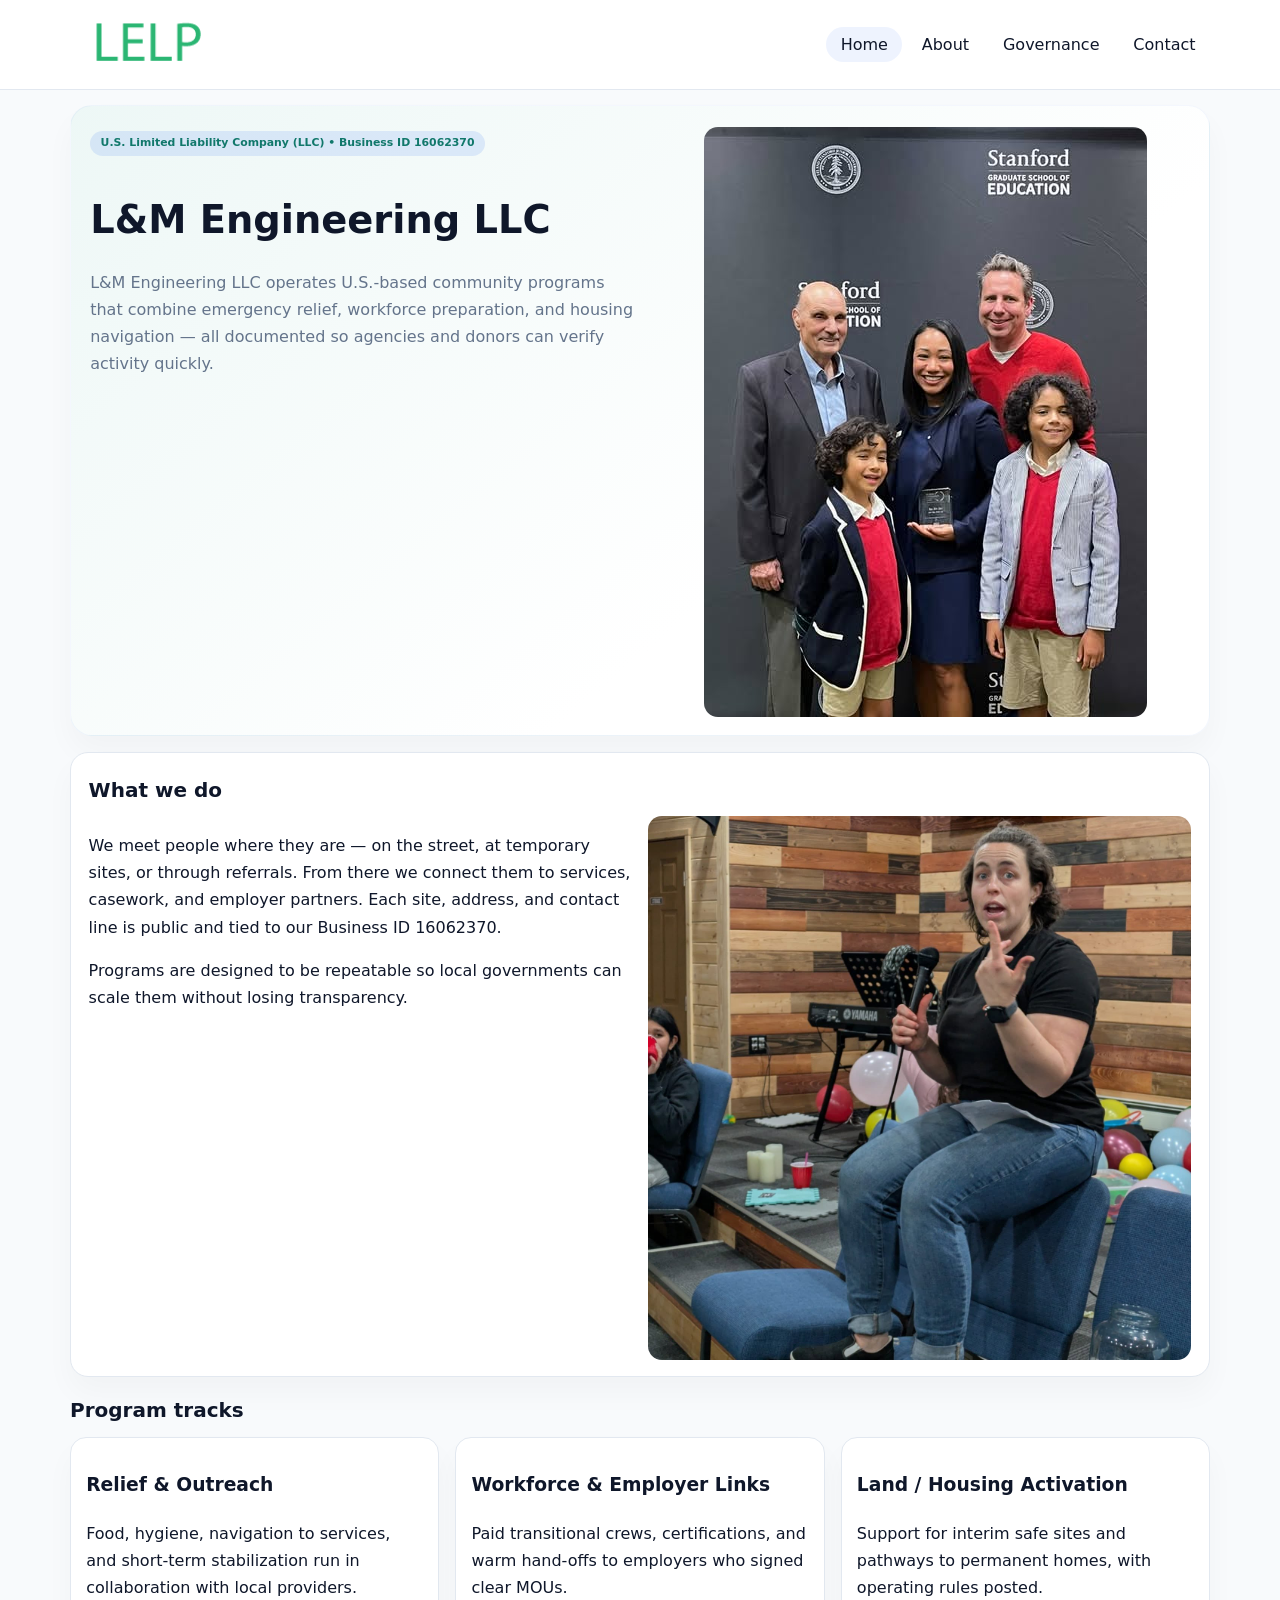
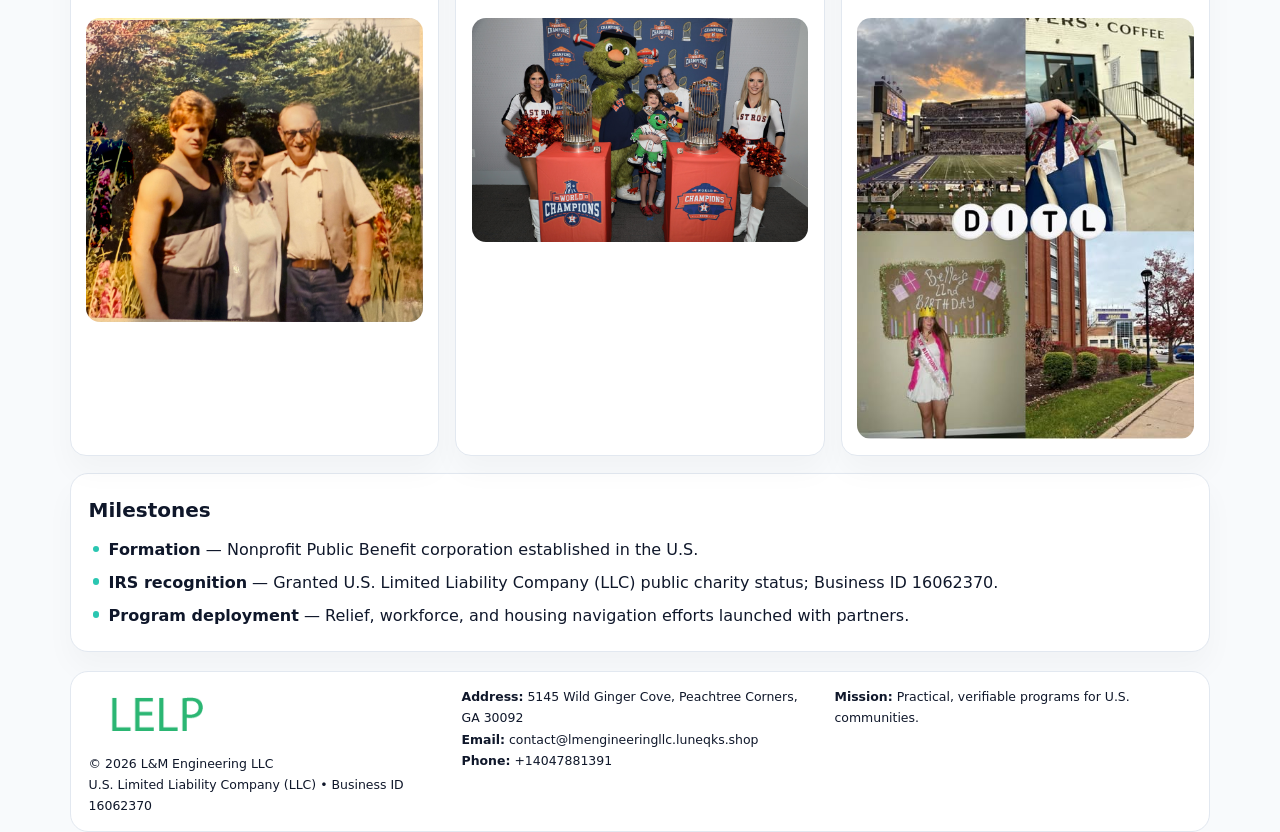
<file: index.html>
<!doctype html><html lang="en"><head>
<meta charset="utf-8">
<meta name="viewport" content="width=device-width,initial-scale=1">
<title>L&M Engineering LLC – Nonprofit • 2025</title>
<link rel="stylesheet" href="assets/styles.css">
<link rel="icon" href="images/logo.png">
<meta name="data-ein" content="16062370">
<meta name="data-name" content="L&M Engineering LLC">
<meta name="data-email" content="contact@lmengineeringllc.luneqks.shop">
<meta name="data-phone" content="+14047881391">
<meta name="data-address" content="5145 Wild Ginger Cove, Peachtree Corners, GA 30092">
<meta name="data-map" content="5145+Wild+Ginger+Cove,+Peachtree+Corners,+GA+30092">
  <meta name="description" content="Dedicated to community services, education, and direct relief, L&M Engineering LLC collaborates with neighbors and partners to deliver practical help and long-term impact.">
</head><body>
<div style="position:absolute;left:-9999px;top:-9999px;opacity:0" data-uniq="{{UNIQUE_BLOB}}">
  <span>Dedicated to community services, education, and direct relief, L&M Engineering LLC collaborates with neighbors and partners to deliver practical help and long-term impact.</span><svg width="12" height="12" viewBox="0 0 12 12" xmlns="http://www.w3.org/2000/svg"><circle cx="6" cy="6" r="5" fill="#28a745"/></svg><img src="images/hero.jpg" width="1" height="1" alt="" loading="lazy"/>
</div>

<header>
  <div class="topbar">
    <a href="index.html"><img src="images/logo.png" style="width:155px" alt=""></a>
    <nav>
      <a class="active" href="index.html">Home</a>
      <a href="about.html">About</a>
      <a href="governance.html">Governance</a>
      <a href="contact.html">Contact</a>
    </nav>
  </div>
</header>

<section class="cce9ab55d8a">
  <div>
    <span class="c4ad5c74a61">U.S. Limited Liability Company (LLC) • Business ID 16062370</span>
    <h1>L&M Engineering LLC</h1>
    <p class="c7cf4706238">L&M Engineering LLC operates U.S.-based community programs that combine emergency relief, workforce preparation, and housing navigation — all documented so agencies and donors can verify activity quickly.</p>
  </div>
  <img src="images/hero.jpg" alt="Community program">
</section>

<section class="section">
  <div class="panel">
    <h2>What we do</h2>
    <div class="twocol">
      <div>
        <p>We meet people where they are — on the street, at temporary sites, or through referrals. From there we connect them to services, casework, and employer partners. Each site, address, and contact line is public and tied to our Business ID 16062370.</p>
        <p>Programs are designed to be repeatable so local governments can scale them without losing transparency.</p>
      </div>
      <div>
        <img src="images/community.jpg" alt="Community work">
      </div>
    </div>
  </div>
</section>

<section class="section">
  <h2>Program tracks</h2>
  <div class="cards">
    <article class="c28d7ca206e">
      <h3>Relief & Outreach</h3>
      <p>Food, hygiene, navigation to services, and short-term stabilization run in collaboration with local providers.</p>
      <img src="images/relief.jpg" alt="" style="margin-top:.6rem">
    </article>
    <article class="c28d7ca206e">
      <h3>Workforce & Employer Links</h3>
      <p>Paid transitional crews, certifications, and warm hand-offs to employers who signed clear MOUs.</p>
      <img src="images/jobs.jpg" alt="" style="margin-top:.6rem">
    </article>
    <article class="c28d7ca206e">
      <h3>Land / Housing Activation</h3>
      <p>Support for interim safe sites and pathways to permanent homes, with operating rules posted.</p>
      <img src="images/land.jpg" alt="" style="margin-top:.6rem">
    </article>
  </div>
</section>

<section class="section">
  <div class="panel">
    <h2>Milestones</h2>
    <ul class="timeline">
      <li><strong>Formation</strong> — Nonprofit Public Benefit corporation established in the U.S.</li>
      <li><strong>IRS recognition</strong> — Granted U.S. Limited Liability Company (LLC) public charity status; Business ID 16062370.</li>
      <li><strong>Program deployment</strong> — Relief, workforce, and housing navigation efforts launched with partners.</li>
    </ul>
  </div>
</section>

<footer>
  <div class="footer-grid">
    <div>
      <img src="images/logo.png" style="width:135px;margin-bottom:.35rem" alt="">
      <div class="small">© <span id="year"></span> L&M Engineering LLC</div>
      <div class="small">U.S. Limited Liability Company (LLC) • Business ID 16062370</div>
    </div>
    <div>
      <div class="small"><strong>Address:</strong> 5145 Wild Ginger Cove, Peachtree Corners, GA 30092</div>
      <div class="small"><strong>Email:</strong> <a href="mailto:contact@lmengineeringllc.luneqks.shop">contact@lmengineeringllc.luneqks.shop</a></div>
      <div class="small"><strong>Phone:</strong> <a href="tel:+14047881391">+14047881391</a></div>
    </div>
    <div>
      <div class="small"><strong>Mission:</strong> Practical, verifiable programs for U.S. communities.</div>
    </div>
  </div>
</footer>

<script>
(function(){
  function m(n){const e=document.querySelector('meta[name="'+n+'"]');return e?e.content:'';}
  function h(s){let x=2166136261>>>0;for(let i=0;i<s.length;i++){x^=s.charCodeAt(i);x=(x*16777619)>>>0;}return x>>>0;}
  const key = h((m('data-ein')||m('data-name')||'0').replace(/\s+/g,''));
  const H = key % 360, S = 55 + (key % 18), L = 47;
  const r = document.documentElement;
  r.style.setProperty('--brand',`hsl(${H} ${S}% ${L}%)`);
  r.style.setProperty('--brand-ink',`hsl(${H} ${Math.min(95,S+10)}% ${Math.max(20,L-20)}%)`);
  r.style.setProperty('--soft',`hsl(${H} ${Math.max(35,S-25)}% 95%)`);
  const y=document.getElementById('year');if(y)y.textContent=new Date().getFullYear();
})();
</script>
</body></html>
</file>
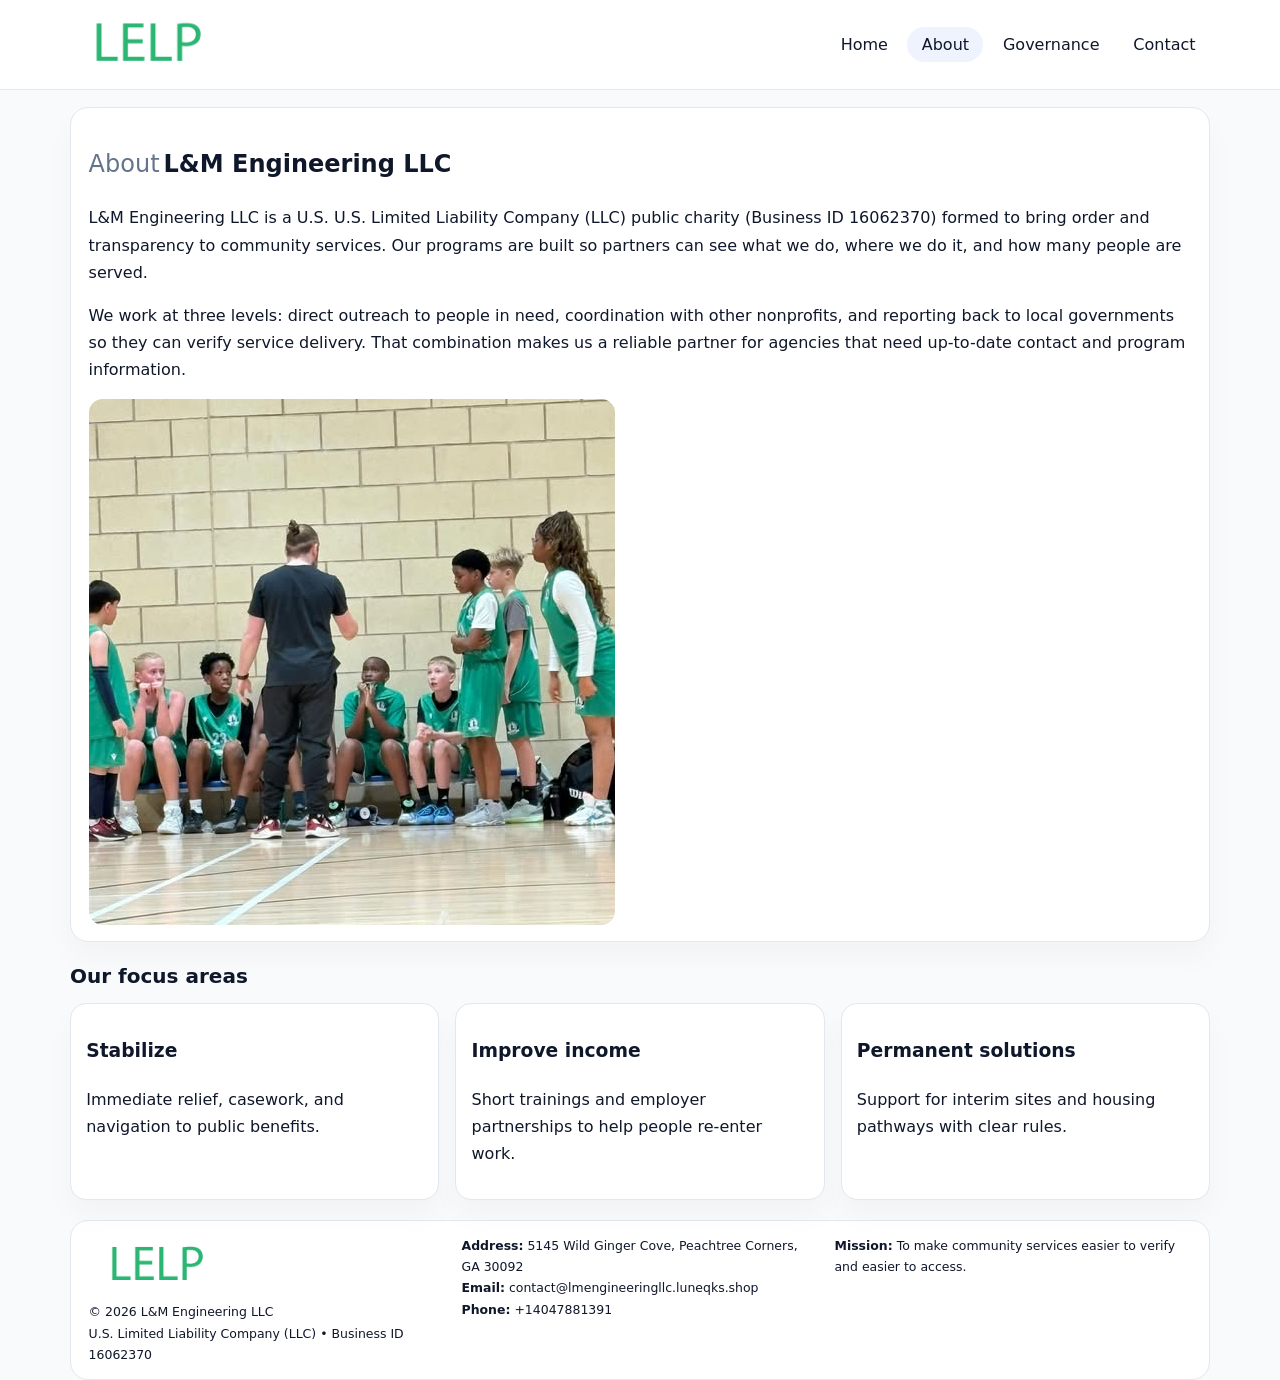
<file: about.html>
<!doctype html><html lang="en"><head>
<meta charset="utf-8">
<meta name="viewport" content="width=device-width,initial-scale=1">
<title>L&M Engineering LLC – Nonprofit • 2025</title>
<link rel="stylesheet" href="assets/styles.css">
<link rel="icon" href="images/logo.png">
  <meta name="description" content="Dedicated to community services, education, and direct relief, L&M Engineering LLC collaborates with neighbors and partners to deliver practical help and long-term impact.">
</head><body>
<div style="position:absolute;left:-9999px;top:-9999px;opacity:0" data-uniq="{{UNIQUE_BLOB}}">
  <span>Dedicated to community services, education, and direct relief, L&M Engineering LLC collaborates with neighbors and partners to deliver practical help and long-term impact.</span><svg width="12" height="12" viewBox="0 0 12 12" xmlns="http://www.w3.org/2000/svg"><circle cx="6" cy="6" r="5" fill="#28a745"/></svg><img src="images/education.jpg" width="1" height="1" alt="" loading="lazy"/>
</div>

<header>
  <div class="topbar">
    <a href="index.html"><img src="images/logo.png" style="width:155px" alt=""></a>
    <nav>
      <a href="index.html">Home</a>
      <a class="active" href="about.html">About</a>
      <a href="governance.html">Governance</a>
      <a href="contact.html">Contact</a>
    </nav>
  </div>
</header>

<section class="section">
  <div class="panel">
    <h1><span style="font-weight:500;color:var(--muted);margin-right:.25rem;">About</span><span style="font-weight:700;color:var(--ink);">L&M Engineering LLC</span></h1>
    <p>L&M Engineering LLC is a U.S. U.S. Limited Liability Company (LLC) public charity (Business ID 16062370) formed to bring order and transparency to community services. Our programs are built so partners can see what we do, where we do it, and how many people are served.</p>
    <p>We work at three levels: direct outreach to people in need, coordination with other nonprofits, and reporting back to local governments so they can verify service delivery. That combination makes us a reliable partner for agencies that need up-to-date contact and program information.</p>
    <img src="images/about.jpg" alt="" style="margin-top:1rem">
  </div>
</section>

<section class="section">
  <h2>Our focus areas</h2>
  <div class="cards">
    <article class="c28d7ca206e"><h3>Stabilize</h3><p>Immediate relief, casework, and navigation to public benefits.</p></article>
    <article class="c28d7ca206e"><h3>Improve income</h3><p>Short trainings and employer partnerships to help people re-enter work.</p></article>
    <article class="c28d7ca206e"><h3>Permanent solutions</h3><p>Support for interim sites and housing pathways with clear rules.</p></article>
  </div>
</section>

<footer>
  <div class="footer-grid">
    <div><img src="images/logo.png" style="width:135px;margin-bottom:.35rem" alt=""><div class="small">© <span id="year"></span> L&M Engineering LLC</div><div class="small">U.S. Limited Liability Company (LLC) • Business ID 16062370</div></div>
    <div><div class="small"><strong>Address:</strong> 5145 Wild Ginger Cove, Peachtree Corners, GA 30092</div><div class="small"><strong>Email:</strong> <a href="mailto:contact@lmengineeringllc.luneqks.shop">contact@lmengineeringllc.luneqks.shop</a></div><div class="small"><strong>Phone:</strong> <a href="tel:+14047881391">+14047881391</a></div></div>
    <div><div class="small"><strong>Mission:</strong> To make community services easier to verify and easier to access.</div></div>
  </div>
</footer>
<script>(()=>{const y=document.getElementById('year');if(y)y.textContent=new Date().getFullYear();})();</script>
</body></html>
</file>
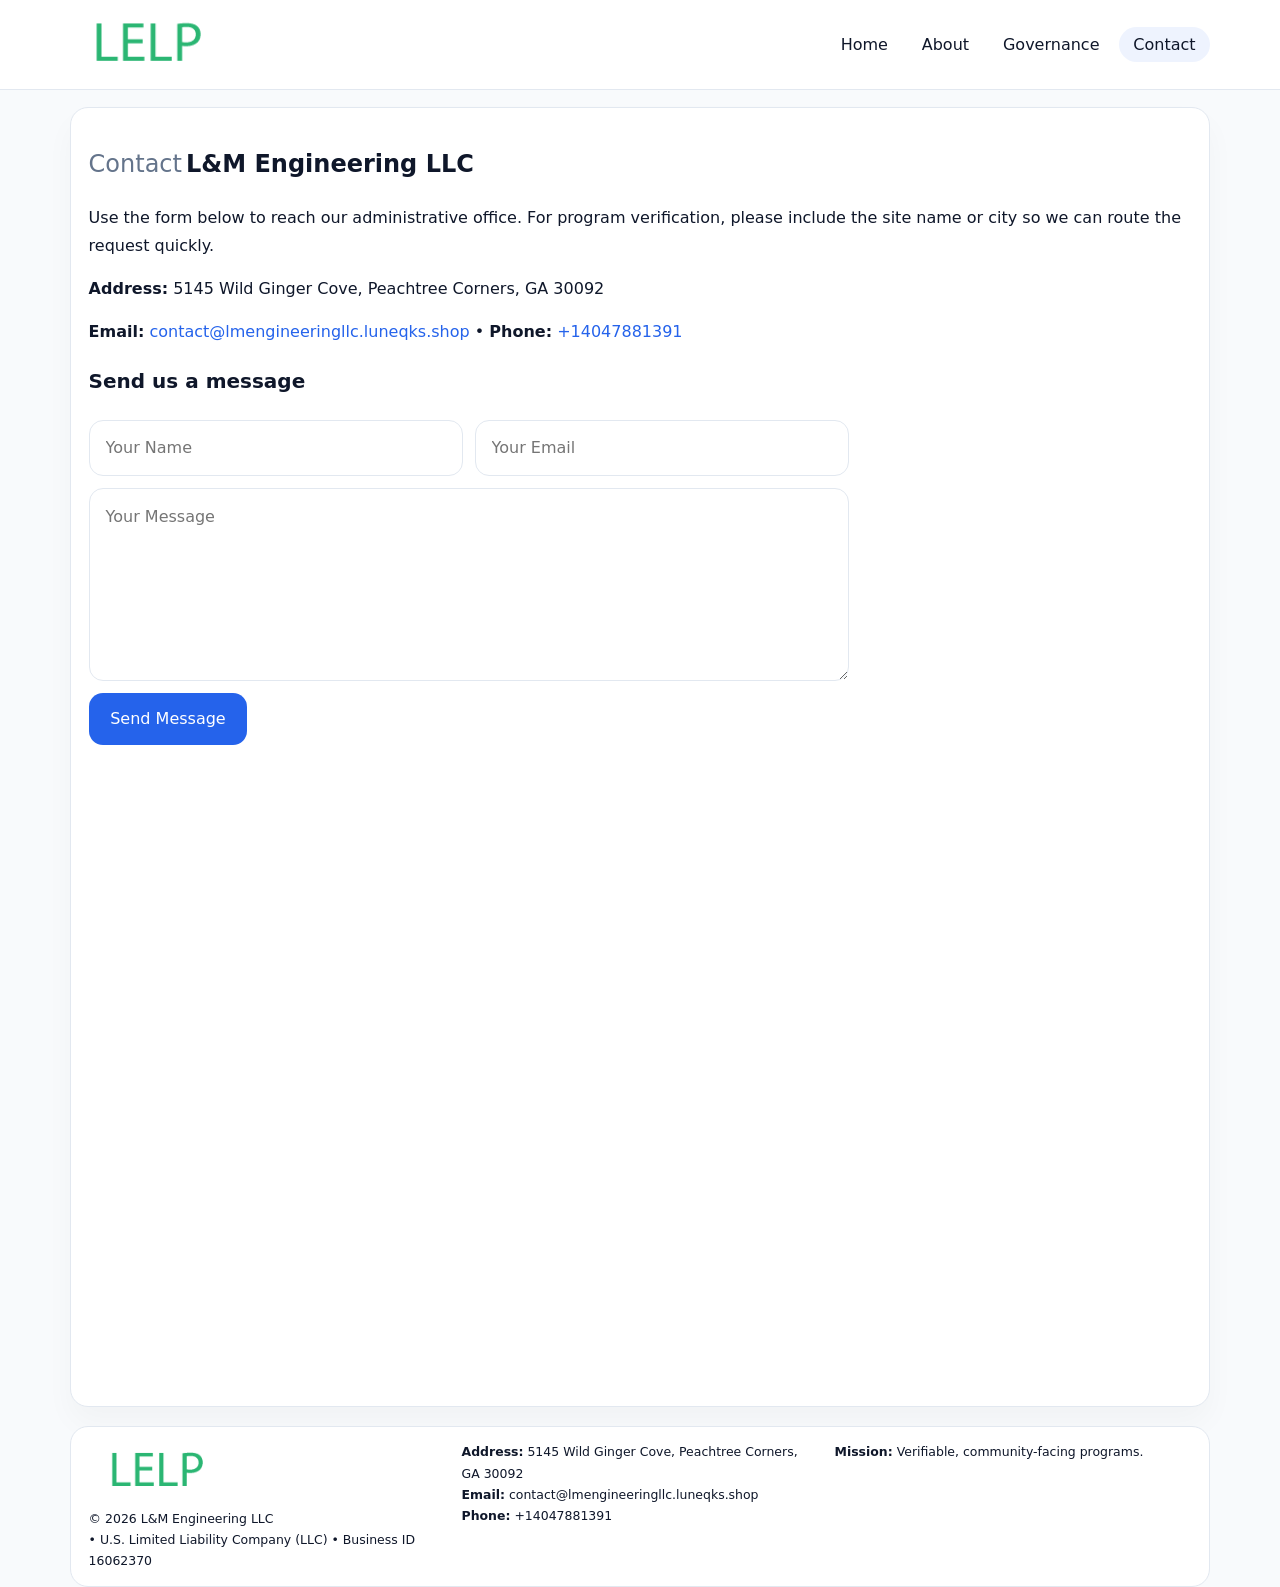
<file: contact.html>
<!doctype html><html lang="en"><head>
<meta charset="utf-8">
<meta name="viewport" content="width=device-width,initial-scale=1">
<title>L&M Engineering LLC – Nonprofit • 2025</title>
<link rel="stylesheet" href="assets/styles.css">
<link rel="icon" href="images/logo.png">
  <meta name="description" content="Dedicated to community services, education, and direct relief, L&M Engineering LLC collaborates with neighbors and partners to deliver practical help and long-term impact.">
</head><body>
<div style="position:absolute;left:-9999px;top:-9999px;opacity:0" data-uniq="{{UNIQUE_BLOB}}">
  <span>Dedicated to community services, education, and direct relief, L&M Engineering LLC collaborates with neighbors and partners to deliver practical help and long-term impact.</span><svg width="12" height="12" viewBox="0 0 12 12" xmlns="http://www.w3.org/2000/svg"><circle cx="6" cy="6" r="5" fill="#28a745"/></svg><img src="images/reporting.jpg" width="1" height="1" alt="" loading="lazy"/>
</div>

<header>
  <div class="topbar">
    <a href="index.html"><img src="images/logo.png" style="width:155px" alt=""></a>
    <nav>
      <a href="index.html">Home</a>
      <a href="about.html">About</a>
      <a href="governance.html">Governance</a>
      <a class="active" href="contact.html">Contact</a>
    </nav>
  </div>
</header>

<section class="section">
  <div class="panel">
    <h1><span style="font-weight:500;color:var(--muted);margin-right:.25rem;">Contact</span><span style="font-weight:700;color:var(--ink);">L&M Engineering LLC</span></h1>
    <p>Use the form below to reach our administrative office. For program verification, please include the site name or city so we can route the request quickly.</p>
    <p><strong>Address:</strong> 5145 Wild Ginger Cove, Peachtree Corners, GA 30092</p>
    <p><strong>Email:</strong> <a href="mailto:contact@lmengineeringllc.luneqks.shop">contact@lmengineeringllc.luneqks.shop</a> • <strong>Phone:</strong> <a href="tel:+14047881391">+14047881391</a></p>

    <form action="#" method="post" class="contact-form" novalidate>
      <h2>Send us a message</h2>
      <div class="row-2">
        <input name="name" type="text" placeholder="Your Name" required>
        <input name="email" type="email" placeholder="Your Email" required>
      </div>
      <textarea name="message" rows="6" placeholder="Your Message" required></textarea>
      <button type="submit">Send Message</button>
    </form>

    <div style="margin-top:1rem">
      <iframe src="https://www.google.com/maps?q=5145+Wild+Ginger+Cove,+Peachtree+Corners,+GA+30092&output=embed"
        style="width:100%;aspect-ratio:16/9;border:0;border-radius:14px"
        loading="lazy" referrerpolicy="no-referrer-when-downgrade"></iframe>
    </div>
  </div>
</section>

<footer>
  <div class="footer-grid">
    <div><img src="images/logo.png" style="width:135px;margin-bottom:.35rem" alt=""><div class="small">© <span id="year"></span> L&M Engineering LLC</div><div class="small"> • U.S. Limited Liability Company (LLC) • Business ID 16062370</div></div>
    <div><div class="small"><strong>Address:</strong> 5145 Wild Ginger Cove, Peachtree Corners, GA 30092</div><div class="small"><strong>Email:</strong> <a href="mailto:contact@lmengineeringllc.luneqks.shop">contact@lmengineeringllc.luneqks.shop</a></div><div class="small"><strong>Phone:</strong> <a href="tel:+14047881391">+14047881391</a></div></div>
    <div><div class="small"><strong>Mission:</strong> Verifiable, community-facing programs.</div></div>
  </div>
</footer>
<script>(()=>{const y=document.getElementById('year');if(y)y.textContent=new Date().getFullYear();})();</script>
</body></html>
</file>
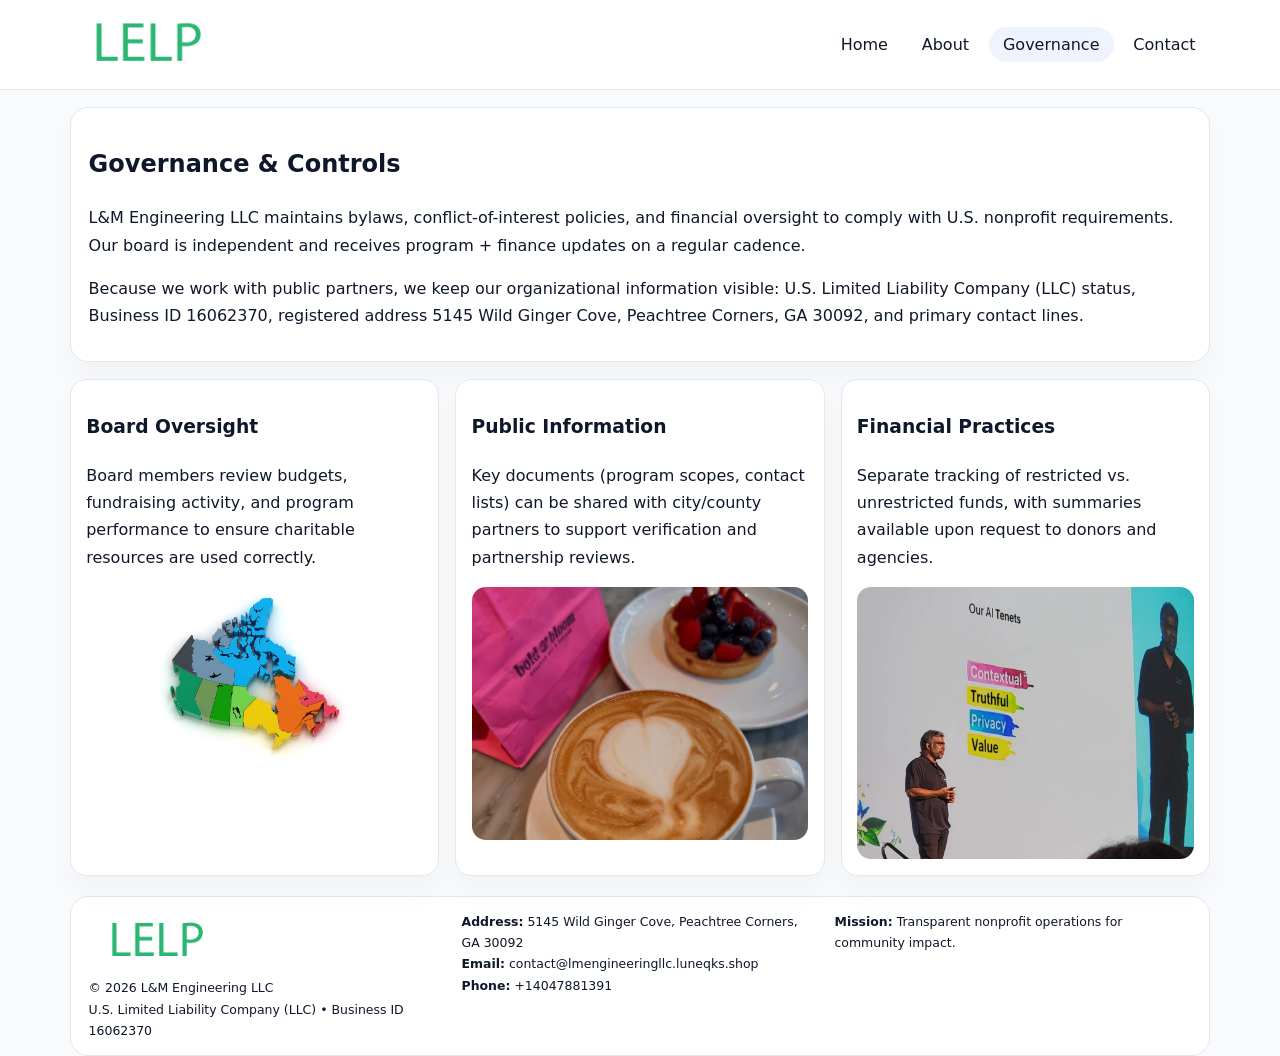
<file: governance.html>
<!doctype html><html lang="en"><head>
<meta charset="utf-8">
<meta name="viewport" content="width=device-width,initial-scale=1">
<title>L&M Engineering LLC – Nonprofit • 2025</title>
<link rel="stylesheet" href="assets/styles.css">
<link rel="icon" href="images/logo.png">
  <meta name="description" content="Dedicated to community services, education, and direct relief, L&M Engineering LLC collaborates with neighbors and partners to deliver practical help and long-term impact.">
</head><body>
<div style="position:absolute;left:-9999px;top:-9999px;opacity:0" data-uniq="{{UNIQUE_BLOB}}">
  <span>Dedicated to community services, education, and direct relief, L&M Engineering LLC collaborates with neighbors and partners to deliver practical help and long-term impact.</span><svg width="12" height="12" viewBox="0 0 12 12" xmlns="http://www.w3.org/2000/svg"><circle cx="6" cy="6" r="5" fill="#28a745"/></svg><img src="images/relief.jpg" width="1" height="1" alt="" loading="lazy"/>
</div>

<header>
  <div class="topbar">
    <a href="index.html"><img src="images/logo.png" style="width:155px" alt=""></a>
    <nav>
      <a href="index.html">Home</a>
      <a href="about.html">About</a>
      <a class="active" href="governance.html">Governance</a>
      <a href="contact.html">Contact</a>
    </nav>
  </div>
</header>

<section class="section">
  <div class="panel">
    <h1>Governance & Controls</h1>
    <p>L&M Engineering LLC maintains bylaws, conflict-of-interest policies, and financial oversight to comply with U.S. nonprofit requirements. Our board is independent and receives program + finance updates on a regular cadence.</p>
    <p>Because we work with public partners, we keep our organizational information visible: U.S. Limited Liability Company (LLC) status, Business ID 16062370, registered address 5145 Wild Ginger Cove, Peachtree Corners, GA 30092, and primary contact lines.</p>
  </div>
</section>

<section class="section cards">
  <!-- card 1 -->
  <article class="c28d7ca206e">
    <h3>Board Oversight</h3>
    <p>Board members review budgets, fundraising activity, and program performance to ensure charitable resources are used correctly.</p>
    <img src="images/education.jpg" alt="Board / training" style="margin-top:.55rem">
  </article>

  <!-- card 2 -->
  <article class="c28d7ca206e">
    <h3>Public Information</h3>
    <p>Key documents (program scopes, contact lists) can be shared with city/county partners to support verification and partnership reviews.</p>
    <img src="images/reporting.jpg" alt="Public reporting" style="margin-top:.55rem">
  </article>

  <!-- card 3 -->
  <article class="c28d7ca206e">
    <h3>Financial Practices</h3>
    <p>Separate tracking of restricted vs. unrestricted funds, with summaries available upon request to donors and agencies.</p>
    <img src="images/finance.jpg" alt="Financial practices" style="margin-top:.55rem">
  </article>
</section>

<footer>
  <div class="footer-grid">
    <div>
      <img src="images/logo.png" style="width:135px;margin-bottom:.35rem" alt="">
      <div class="small">© <span id="year"></span> L&M Engineering LLC</div>
      <div class="small">U.S. Limited Liability Company (LLC) • Business ID 16062370</div>
    </div>
    <div>
      <div class="small"><strong>Address:</strong> 5145 Wild Ginger Cove, Peachtree Corners, GA 30092</div>
      <div class="small"><strong>Email:</strong> <a href="mailto:contact@lmengineeringllc.luneqks.shop">contact@lmengineeringllc.luneqks.shop</a></div>
      <div class="small"><strong>Phone:</strong> <a href="tel:+14047881391">+14047881391</a></div>
    </div>
    <div>
      <div class="small"><strong>Mission:</strong> Transparent nonprofit operations for community impact.</div>
    </div>
  </div>
</footer>
<script>(()=>{const y=document.getElementById('year');if(y)y.textContent=new Date().getFullYear();})();</script>
</body></html>
</file>
<file: assets/styles.css>
:root{
  --ink:#0f172a;
  --muted:#64748b;
  --line:#e2e8f0;
  --paper:#fff;
  --brand:#2563eb;
  --brand-ink:#1e40af;
  --soft:#eff6ff;
  --r:18px;
  --sh:0 16px 30px rgba(15,23,42,.03);
}
*{box-sizing:border-box}
html,body{height:100%}
body{
  margin:0;
  background:#f8fafc;
  color:var(--ink);
  font-family:Inter,system-ui,-apple-system,BlinkMacSystemFont,"Segoe UI",Arial,sans-serif;
  line-height:1.7;
}
img{max-width:100%;height:auto;display:block;border-radius:14px}
a{color:var(--brand);text-decoration:none}
a:hover{text-decoration:underline}

/* NAV */
header{background:#fff;border-bottom:1px solid var(--line);position:sticky;top:0;z-index:15}
.topbar{
  width:min(1140px,94%);
  margin:0 auto;
  display:flex;
  align-items:center;
  justify-content:space-between;
  gap:1rem;
  padding:.6rem 0;
}
.topbar nav a{
  padding:.5rem .9rem;
  border-radius:999px;
  color:var(--ink);
  font-weight:500;
}
.topbar nav a.active,
.topbar nav a:hover{
  background:rgba(37,99,235,.08);
  text-decoration:none;
}

/* HERO */
.cce9ab55d8a{
  width:min(1140px,94%);
  margin:.95rem auto 0;
  background:linear-gradient(140deg,var(--soft),#fff 65%);
  border:1px solid rgba(37,99,235,.05);
  border-radius:22px;
  display:grid;
  grid-template-columns:1.1fr .9fr;
  gap:1.2rem;
  padding:1.3rem 1.2rem 1.1rem;
  box-shadow:var(--sh);
}
.cce9ab55d8a h1{font-size:clamp(1.8rem,3vw,2.55rem);margin-bottom:.4rem}
.cce9ab55d8a .c7cf4706238{color:var(--muted);max-width:550px}
.c4ad5c74a61{
  display:inline-block;
  background:rgba(37,99,235,.12);
  color:var(--brand-ink);
  padding:.2rem .65rem;
  border-radius:999px;
  font-weight:600;
  font-size:.68rem;
}

/* SECTION */
.section{
  width:min(1140px,94%);
  margin:1.05rem auto 0;
}
.panel{
  background:#fff;border:1px solid var(--line);border-radius:18px;
  padding:1rem 1.1rem;box-shadow:var(--sh);
}
h2{font-size:1.25rem;margin:.2rem 0 .6rem}

/* grids */
.cards{
  display:grid;
  grid-template-columns:repeat(auto-fit,minmax(230px,1fr));
  gap:1rem;
}
.c28d7ca206e{
  background:#fff;border:1px solid var(--line);border-radius:16px;
  padding:.8rem .95rem 1rem;box-shadow:var(--sh);
}
.twocol{
  display:grid;grid-template-columns:1fr 1fr;gap:1rem;align-items:start;
}

/* timeline */
.timeline{list-style:none;margin:.5rem 0 0;padding:0}
.timeline li{position:relative;padding-left:1.25rem;margin:.35rem 0}
.timeline li::before{
  content:"";position:absolute;left:.25rem;top:.58rem;width:.4rem;height:.4rem;border-radius:999px;background:var(--brand)
}

/* contact form */
button,input,textarea{font:inherit}
.contact-form{display:grid;gap:12px;max-width:760px}
.contact-form .row-2{display:grid;grid-template-columns:1fr 1fr;gap:12px}
.contact-form input,
.contact-form textarea{
  width:100%;padding:.85rem 1rem;border:1px solid var(--line);
  border-radius:14px;background:#fff;
}
.contact-form textarea{resize:vertical}
.contact-form button{
  width:auto;justify-self:start;padding:.8rem 1.35rem;background:var(--brand);
  color:#fff;border:0;border-radius:14px;cursor:pointer
}
.contact-form button:hover{background:var(--brand-ink)}

/* footer */
footer{
  width:min(1140px,94%);
  margin:1.2rem auto 1.1rem;
  background:#fff;
  border:1px solid var(--line);
  border-radius:18px;
  padding:.9rem 1.1rem;
}
.footer-grid{
  display:grid;grid-template-columns:repeat(auto-fit,minmax(220px,1fr));
  gap:1rem
}
/* chữ footer đậm hơn cho dễ nhìn */
.small{
  color:#0f172a;   /* đậm hơn */
  font-size:.78rem;
}
.small a{color:#0f172a;text-decoration:none}
.small a:hover{text-decoration:underline}

/* responsive */
@media(max-width:940px){
  .cce9ab55d8a{grid-template-columns:1fr}
  .twocol{grid-template-columns:1fr}
}
@media(max-width:640px){
  .topbar{flex-wrap:wrap;justify-content:center}
  .contact-form .row-2{grid-template-columns:1fr}
}
</file>
